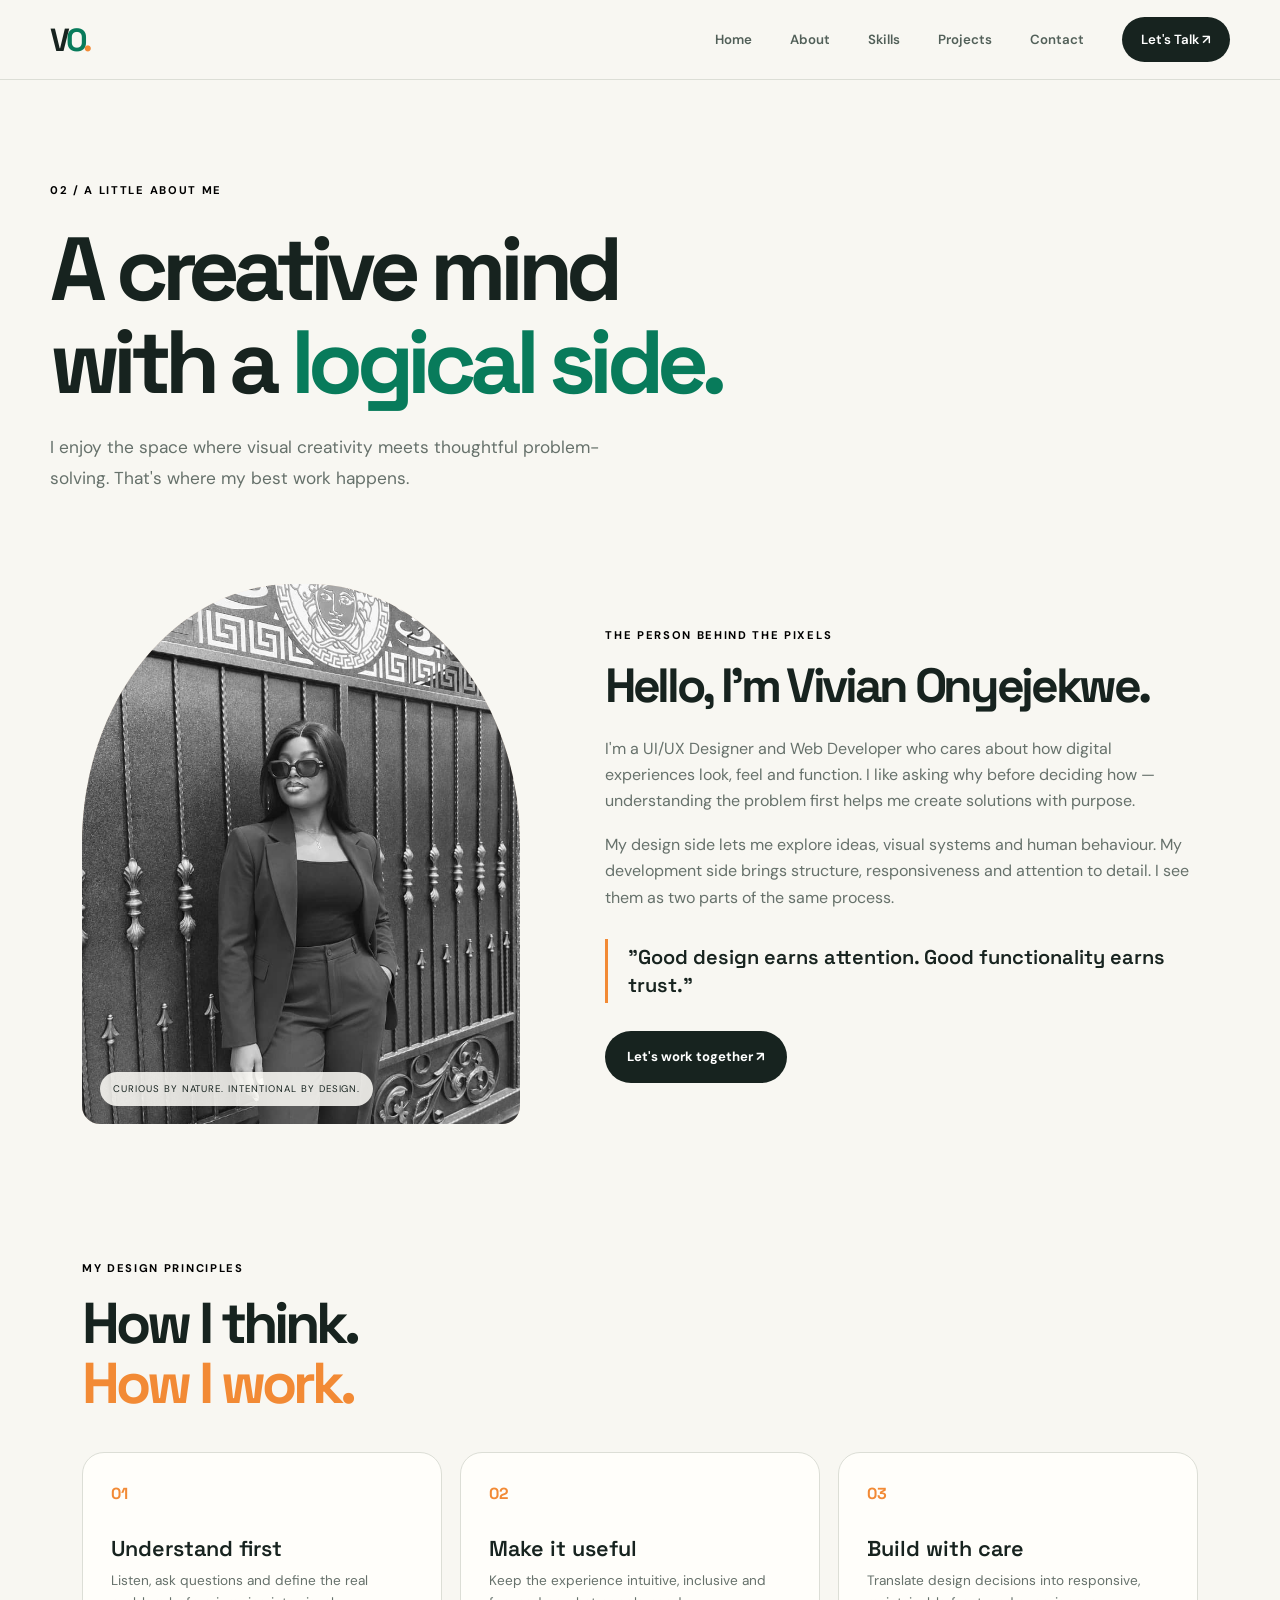
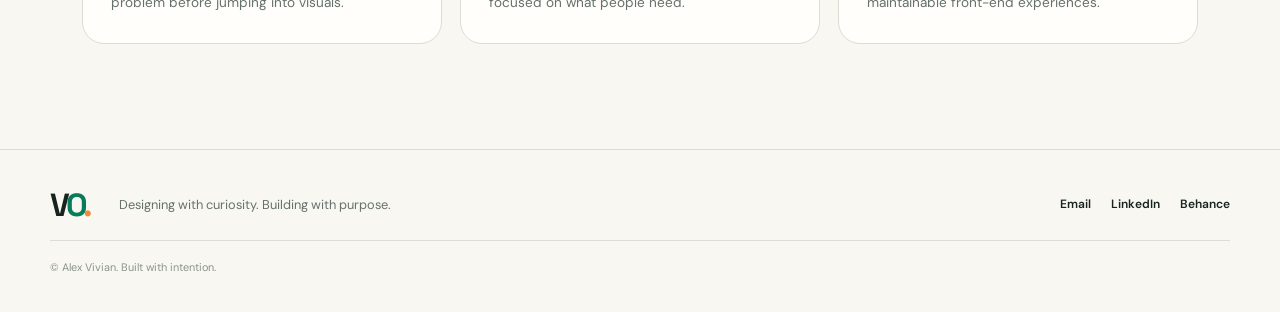
<file: about.html>
<!DOCTYPE html>
<html lang="en">

<head>
    <meta charset="UTF-8">
    <meta name="viewport" content="width=device-width, initial-scale=1.0">
    <title>Document</title>
    <link rel="stylesheet" href="/style.css">

    <link rel="preconnect" href="https://fonts.googleapis.com">
    <link
        href="https://fonts.googleapis.com/css2?family=DM+Sans:wght@400;500;600;700&family=Space+Grotesk:wght@400;500;600;700&display=swap"
        rel="stylesheet">
</head>

<body>

      <header class="site-header">

    <a href="index.html" class="logo">V<span>O</span><i>.</i></a>

    <!-- Mobile menu checkbox -->
    <input type="checkbox" id="menu-toggle">

    <!-- Hamburger icon -->
    <label for="menu-toggle" class="menu-toggle">
        <span></span>
        <span></span>
        <span></span>
    </label>

    <!-- Navigation links -->
    <nav class="nav-links">
        <a href="index.html">Home</a>
        <a href="about.html">About</a>
        <a href="skills.html">Skills</a>
        <a href="projects.html">Projects</a>
        <a href="contact.html">Contact</a>
        <a href="contact.html" class="nav-cta">Let's Talk ↗</a>
    </nav>

</header>

    <main class="page-wrap inner-page">

        <section class="inner-hero reveal">
            <p class="eyebrow">02 / A LITTLE ABOUT ME</p>

            <h1>
                A creative mind<br>
                with a <span class="highlight-green">logical side.</span>
            </h1>

            <p class="inner-lead">
                I enjoy the space where visual creativity meets thoughtful
                problem-solving. That's where my best work happens.
            </p>
        </section>

        <section class="about-layout section-space">

            <div class="about-photo reveal">
                <img src="/images/WhatsApp Image 2026-10-30 at 14.13.29.jpeg" alt="Alex Vivian">
                <span class="photo-caption">
                    CURIOUS BY NATURE. INTENTIONAL BY DESIGN.
                </span>
            </div>

            <div class="about-copy reveal">
                <p class="eyebrow">THE PERSON BEHIND THE PIXELS</p>

                <h2>Hello, I'm Vivian Onyejekwe.</h2>

                <p>
                    I'm a UI/UX Designer and Web Developer who cares about
                    how digital experiences look, feel and function.
                    I like asking why before deciding how — understanding
                    the problem first helps me create solutions with purpose.
                </p>

                <p>
                    My design side lets me explore ideas, visual systems
                    and human behaviour. My development side brings
                    structure, responsiveness and attention to detail.
                    I see them as two parts of the same process.
                </p>

                <blockquote>
                    "Good design earns attention. Good functionality earns trust."
                </blockquote>

                <a href="contact.html" class="button button-dark">
                    Let's work together ↗
                </a>
            </div>

        </section>

        <section class="values-section section-space">

            <div class="section-heading reveal">
                <div>
                    <p class="eyebrow">MY DESIGN PRINCIPLES</p>
                    <h2>
                        How I think.<br>
                        <span class="highlight-orange">How I work.</span>
                    </h2>
                </div>
            </div>

            <div class="values-grid">

                <article class="value-card reveal">
                    <span>01</span>
                    <h3>Understand first</h3>
                    <p>
                        Listen, ask questions and define the real problem
                        before jumping into visuals.
                    </p>
                </article>

                <article class="value-card reveal">
                    <span>02</span>
                    <h3>Make it useful</h3>
                    <p>
                        Keep the experience intuitive, inclusive and
                        focused on what people need.
                    </p>
                </article>

                <article class="value-card reveal">
                    <span>03</span>
                    <h3>Build with care</h3>
                    <p>
                        Translate design decisions into responsive,
                        maintainable front-end experiences.
                    </p>
                </article>

            </div>
        </section>

    </main>

    <footer class="site-footer">
        <a href="index.html" class="logo">V<span>O</span><i>.</i></a>
        <p>Designing with curiosity. Building with purpose.</p>

        <div class="footer-links">
            <a href="mailto:vivianchris156@gmail.com">Email</a>
            <a href="#">LinkedIn</a>
            <a href="#">Behance</a>
        </div>

        <small>© <span class="year"></span> Alex Vivian. Built with intention.</small>
    </footer>

</body>

</html>
</file>
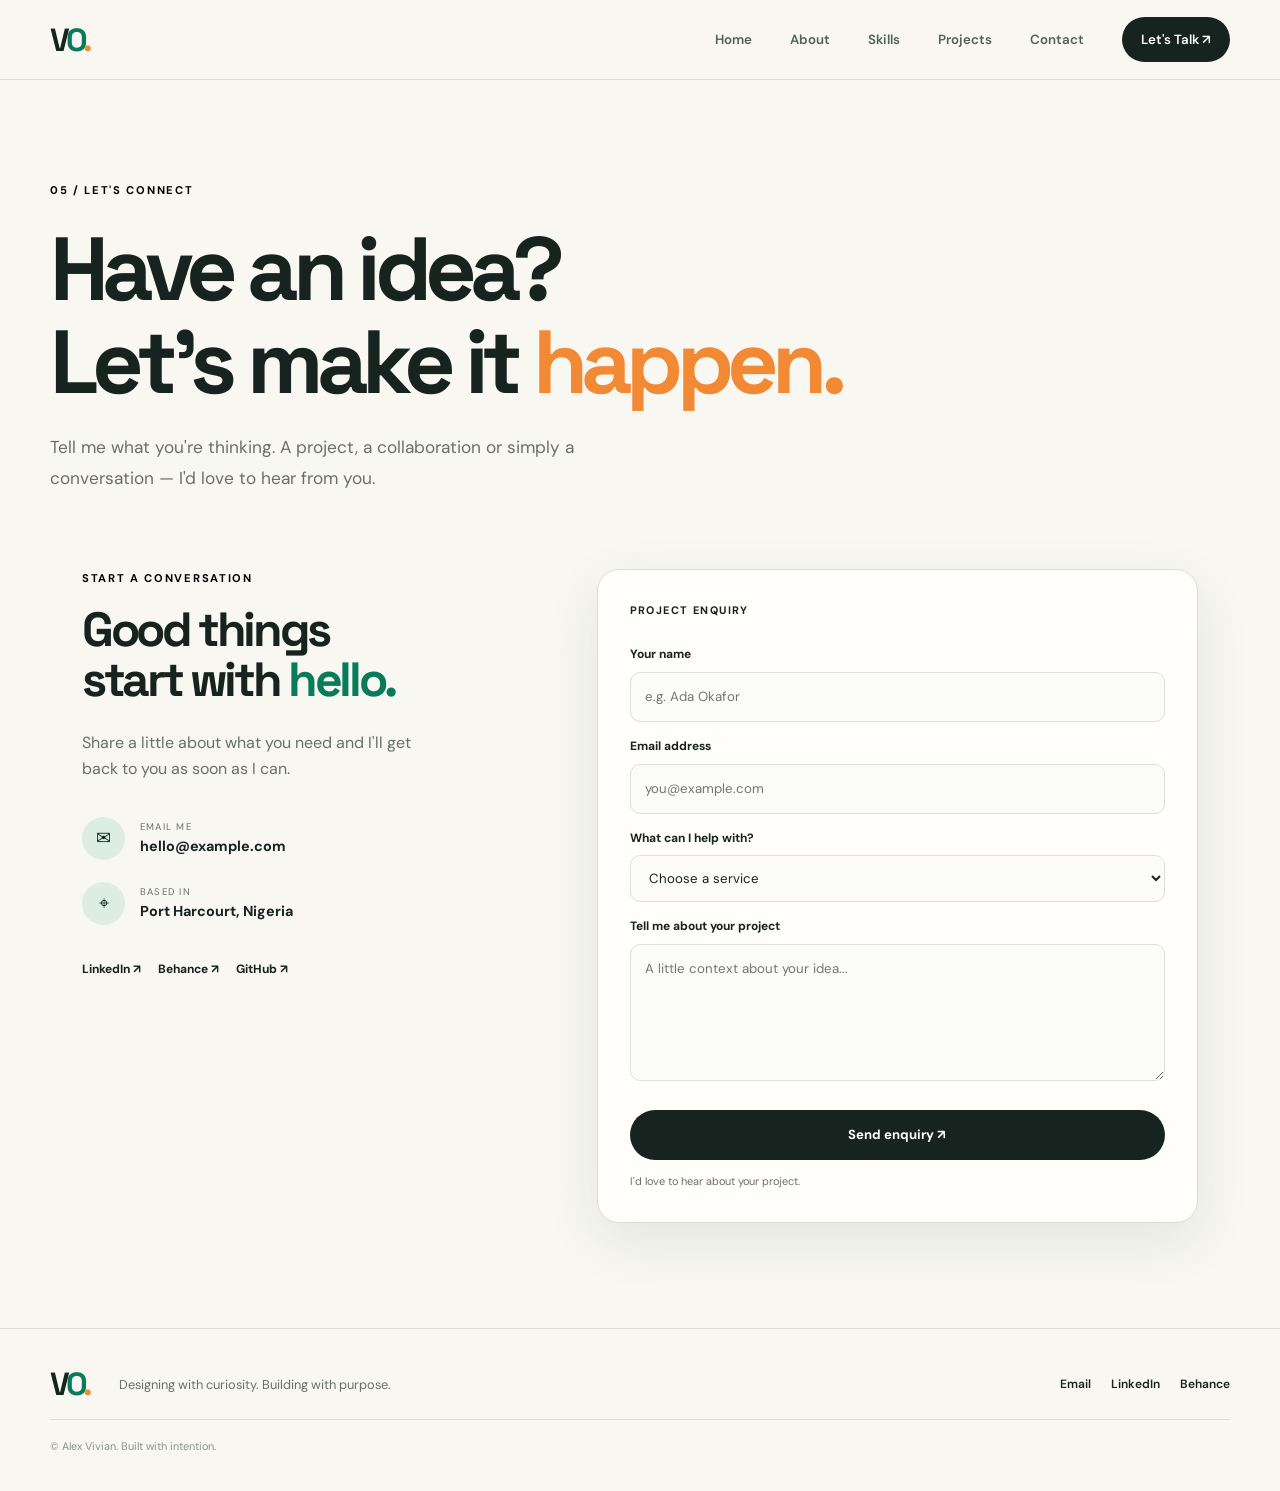
<file: contact.html>
<!DOCTYPE html>
<html lang="en">

<head>
    <meta charset="UTF-8">
    <meta name="viewport" content="width=device-width, initial-scale=1.0">
    <title>Document</title>
    <link rel="stylesheet" href="/style.css">
    <link rel="preconnect" href="https://fonts.googleapis.com">
    <link
        href="https://fonts.googleapis.com/css2?family=DM+Sans:wght@400;500;600;700&family=Space+Grotesk:wght@400;500;600;700&display=swap"
        rel="stylesheet">
</head>

<body>

    <header class="site-header">

    <a href="index.html" class="logo">V<span>O</span><i>.</i></a>

    <!-- Mobile menu checkbox -->
    <input type="checkbox" id="menu-toggle">

    <!-- Hamburger icon -->
    <label for="menu-toggle" class="menu-toggle">
        <span></span>
        <span></span>
        <span></span>
    </label>

    <!-- Navigation links -->
    <nav class="nav-links">
        <a href="index.html">Home</a>
        <a href="about.html">About</a>
        <a href="skills.html">Skills</a>
        <a href="projects.html">Projects</a>
        <a href="contact.html">Contact</a>
        <a href="contact.html" class="nav-cta">Let's Talk ↗</a>
    </nav>

</header>

    <main class="page-wrap inner-page">

        <section class="inner-hero reveal">
            <p class="eyebrow">05 / LET'S CONNECT</p>

            <h1>
                Have an idea?<br>
                Let's make it <span class="highlight-orange">happen.</span>
            </h1>

            <p class="inner-lead">
                Tell me what you're thinking. A project, a collaboration
                or simply a conversation — I'd love to hear from you.
            </p>
        </section>

        <section class="contact-layout section-space">

            <!-- CONTACT DETAILS -->
            <div class="contact-details reveal">

                <p class="eyebrow">START A CONVERSATION</p>

                <h2>
                    Good things<br>
                    start with <em>hello.</em>
                </h2>

                <p>
                    Share a little about what you need and I'll get back
                    to you as soon as I can.
                </p>

                <a href="mailto:vivianchris156@gmail.com" class="contact-detail">
                    <span>✉</span>
                    <div>
                        <small>EMAIL ME</small>
                        <strong>hello@example.com</strong>
                    </div>
                </a>

                <div class="contact-detail">
                    <span>⌖</span>
                    <div>
                        <small>BASED IN</small>
                        <strong>Port Harcourt, Nigeria</strong>
                    </div>
                </div>

                <div class="social-row">
                    <a href="#">LinkedIn ↗</a>
                    <a href="#">Behance ↗</a>
                    <a href="#">GitHub ↗</a>
                </div>

            </div>

            <!-- CONTACT FORM -->
            <form class="contact-form" id="contact-form">

                <div class="form-heading">
                    <span>PROJECT ENQUIRY</span>
                    <span></span>
                </div>

                <label for="name">Your name</label>
                <input type="text" id="name" name="name" placeholder="e.g. Ada Okafor" required>

                <label for="email">Email address</label>
                <input type="email" id="email" name="email" placeholder="you@example.com" required>

                <label for="service">What can I help with?</label>
                <select id="service" name="service" required>
                    <option value="">Choose a service</option>
                    <option>UI/UX Design</option>
                    <option>Website Development</option>
                    <option>Design and Development</option>
                    <option>Something else</option>
                </select>

                <label for="message">Tell me about your project</label>
                <textarea id="message" name="message" rows="5" placeholder="A little context about your idea..."
                    required></textarea>

                <button class="button button-dark submit-button" type="submit">
                    Send enquiry ↗
                </button>

                <p class="form-note" id="form-note" aria-live="polite">
                    I'd love to hear about your project.
                </p>

            </form>

        </section>

    </main>

    <footer class="site-footer">
        <a href="index.html" class="logo">V<span>O</span><i>.</i></a>
        <p>Designing with curiosity. Building with purpose.</p>

        <div class="footer-links">
            <a href="mailto:vivianchris156@gmail.com">Email</a>
            <a href="#">LinkedIn</a>
            <a href="#">Behance</a>
        </div>

        <small>© <span class="year"></span> Alex Vivian. Built with intention.</small>
    </footer>

</body>

</html>
</file>
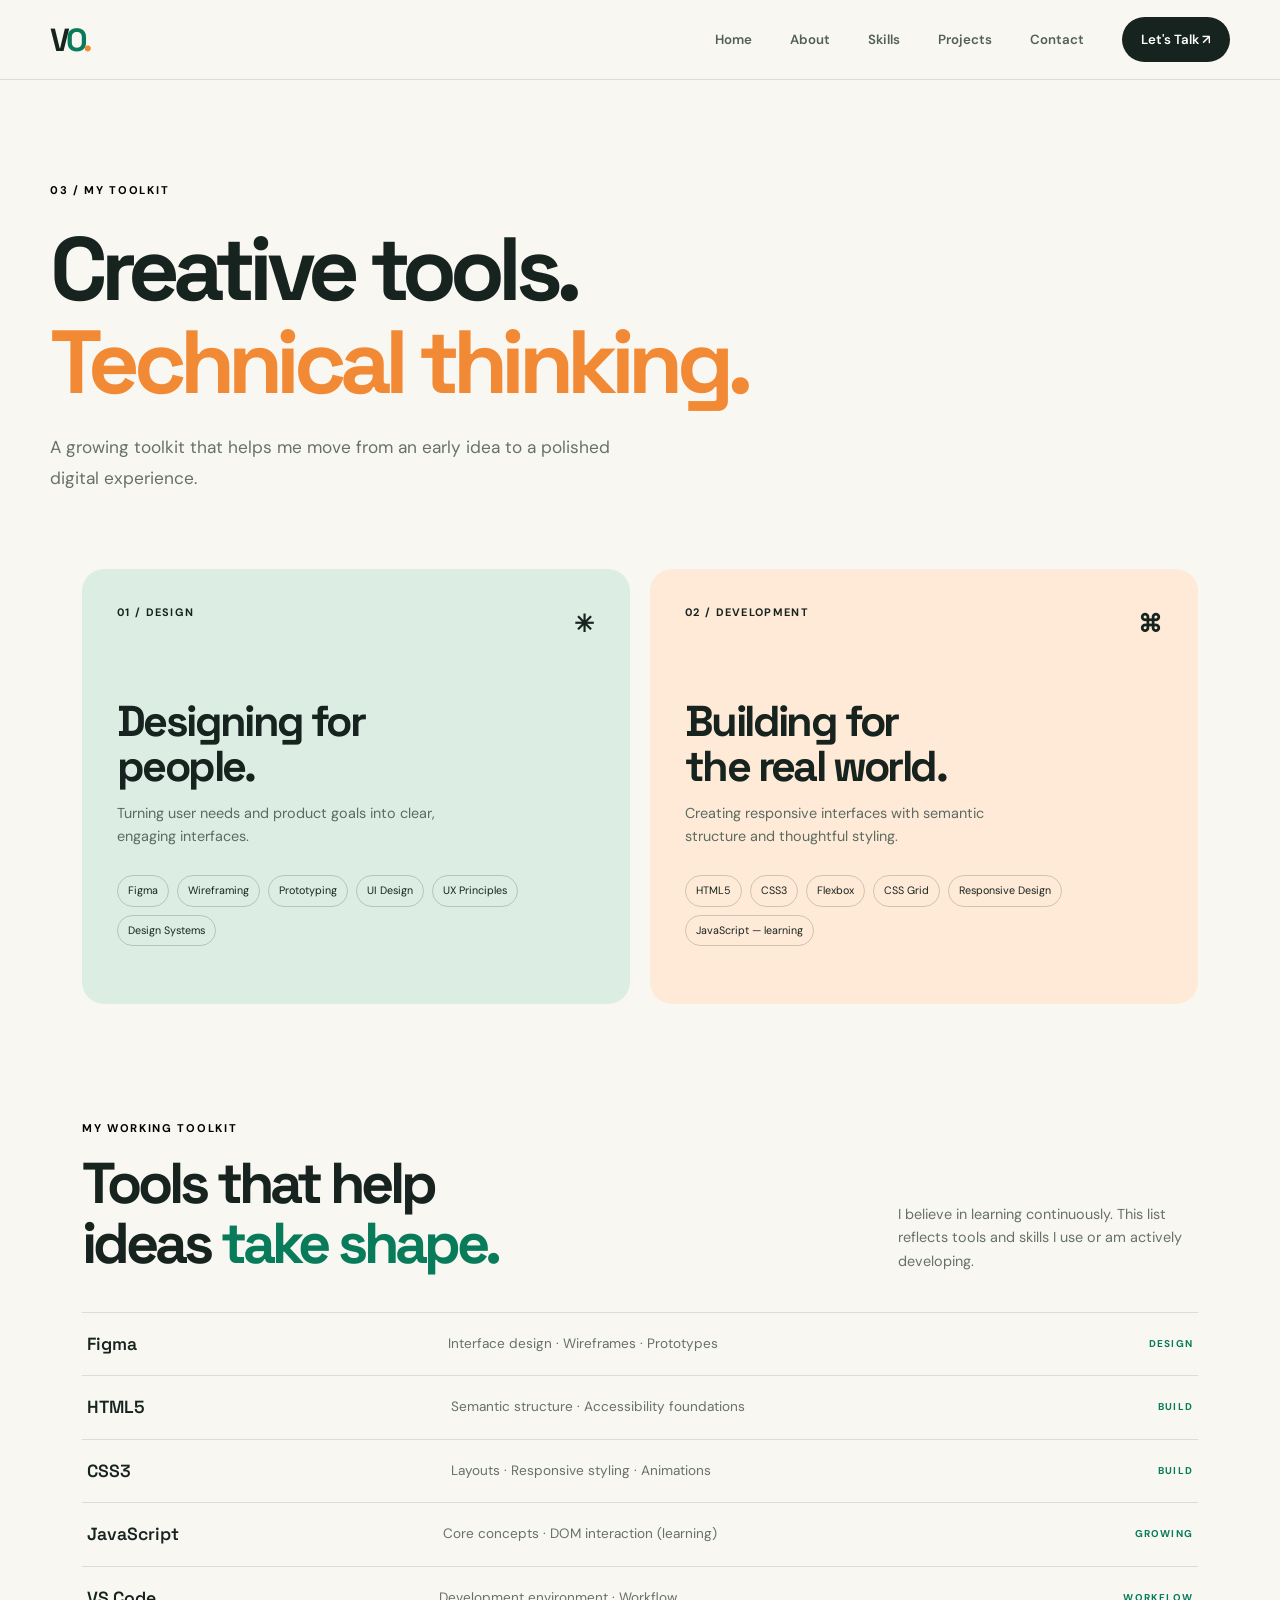
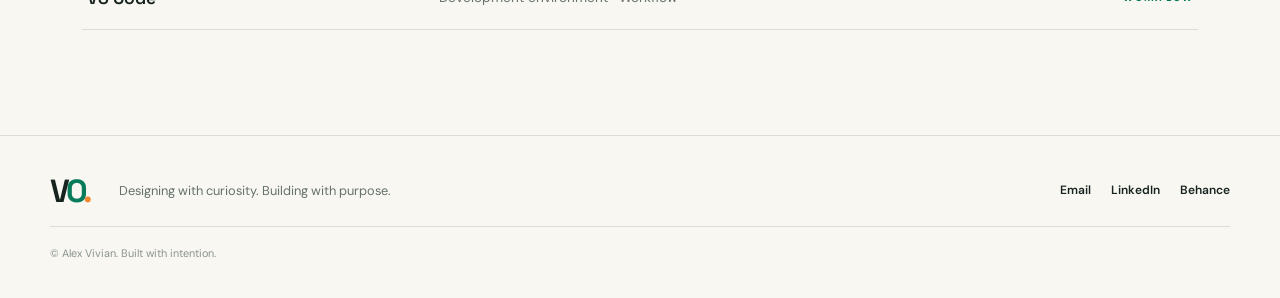
<file: skills.html>
<!DOCTYPE html>
<html lang="en">
<head>
    <meta charset="UTF-8">
    <meta name="viewport" content="width=device-width, initial-scale=1.0">
    <title>Document</title>
    <link rel="stylesheet" href="/style.css">

    <link rel="preconnect" href="https://fonts.googleapis.com">
  <link href="https://fonts.googleapis.com/css2?family=DM+Sans:wght@400;500;600;700&family=Space+Grotesk:wght@400;500;600;700&display=swap" rel="stylesheet">
</head>
<body>

  <header class="site-header">

    <a href="index.html" class="logo">V<span>O</span><i>.</i></a>

    <!-- Mobile menu checkbox -->
    <input type="checkbox" id="menu-toggle">

    <!-- Hamburger icon -->
    <label for="menu-toggle" class="menu-toggle">
        <span></span>
        <span></span>
        <span></span>
    </label>

    <!-- Navigation links -->
    <nav class="nav-links">
        <a href="index.html">Home</a>
        <a href="about.html">About</a>
        <a href="skills.html">Skills</a>
        <a href="projects.html">Projects</a>
        <a href="contact.html">Contact</a>
        <a href="contact.html" class="nav-cta">Let's Talk ↗</a>
    </nav>

</header>

  <main class="page-wrap inner-page">

    <section class="inner-hero reveal">
      <p class="eyebrow">03 / MY TOOLKIT</p>

      <h1>
        Creative tools.<br>
        <span class="highlight-orange">Technical thinking.</span>
      </h1>

      <p class="inner-lead">
        A growing toolkit that helps me move from an early
        idea to a polished digital experience.
      </p>
    </section>

    <section class="skills-layout section-space">

      <article class="skill-panel panel-green reveal">
        <div class="panel-top">
          <span>01 / DESIGN</span>
          <span>✳</span>
        </div>

        <h2>Designing for<br>people.</h2>

        <p>
          Turning user needs and product goals into clear,
          engaging interfaces.
        </p>

        <div class="skill-chips">
          <span>Figma</span>
          <span>Wireframing</span>
          <span>Prototyping</span>
          <span>UI Design</span>
          <span>UX Principles</span>
          <span>Design Systems</span>
        </div>
      </article>

      <article class="skill-panel panel-peach reveal">
        <div class="panel-top">
          <span>02 / DEVELOPMENT</span>
          <span>⌘</span>
        </div>

        <h2>Building for<br>the real world.</h2>

        <p>
          Creating responsive interfaces with semantic
          structure and thoughtful styling.
        </p>

        <div class="skill-chips">
          <span>HTML5</span>
          <span>CSS3</span>
          <span>Flexbox</span>
          <span>CSS Grid</span>
          <span>Responsive Design</span>
          <span>JavaScript — learning</span>
        </div>
      </article>

    </section>

    <section class="toolkit section-space">

      <div class="section-heading reveal">
        <div>
          <p class="eyebrow">MY WORKING TOOLKIT</p>
          <h2>
            Tools that help<br>
            ideas <span class="highlight-green">take shape.</span>
          </h2>
        </div>

        <p class="section-aside">
          I believe in learning continuously. This list reflects
          tools and skills I use or am actively developing.
        </p>
      </div>

      <div class="tool-list reveal">

        <div>
          <strong>Figma</strong>
          <span>Interface design · Wireframes · Prototypes</span>
          <b>DESIGN</b>
        </div>

        <div>
          <strong>HTML5</strong>
          <span>Semantic structure · Accessibility foundations</span>
          <b>BUILD</b>
        </div>

        <div>
          <strong>CSS3</strong>
          <span>Layouts · Responsive styling · Animations</span>
          <b>BUILD</b>
        </div>

        <div>
          <strong>JavaScript</strong>
          <span>Core concepts · DOM interaction (learning)</span>
          <b>GROWING</b>
        </div>

        <div>
          <strong>VS Code</strong>
          <span>Development environment · Workflow</span>
          <b>WORKFLOW</b>
        </div>

      </div>
    </section>

  </main>

  <footer class="site-footer">
    <a href="index.html" class="logo">V<span>O</span><i>.</i></a>
    <p>Designing with curiosity. Building with purpose.</p>

    <div class="footer-links">
      <a href="mailto:vivianchris156@gmail.com">Email</a>
      <a href="#">LinkedIn</a>
      <a href="#">Behance</a>
    </div>

    <small>© <span class="year"></span> Alex Vivian. Built with intention.</small>
  </footer>

</body>
</html>
</file>
<file: style.css>
/* =================================
   ALEX VIVIAN — PORTFOLIO DESIGN
================================= */

:root {
    --ink: #17231f;
    --muted: #66716b;
    --paper: #f8f7f2;
    --white: #fffefa;

    --green: #087b5b;
    --green-soft: #dceee3;

    --orange: #f28a35;
    --orange-soft: #ffead7;

    --lilac: #e8e2f5;

    --line: #dcded6;
    --shadow: 0 18px 55px rgba(37, 53, 43, 0.09);

    --display: "Space Grotesk", sans-serif;
    --body: "DM Sans", sans-serif;

    --radius: 22px;
    --max: 1180px;
}

/* RESET */

* {
    box-sizing: border-box;
    margin: 0;
    padding: 0;
}

html {
    scroll-behavior: smooth;
}

body {
    background: #f8f7f2;
    color: #17231f;
    font-family: "dm sans", sans-serif;
    line-height: 1.65;
    overflow-x: hidden;
    padding-top: 86px;
}

a {
    color: inherit;
    text-decoration: none;
}

button,
input,
textarea,
select {
    font: inherit;
}

img {
    display: block;
    max-width: 100%;
}

/* GENERAL LAYOUT */

.hero {
    width: min(100% - 64px, 1180px);
    margin-inline: auto;
}

.section-space {
    padding-block: 105px;
    padding-inline: max(32px, calc((100% - 1180px) / 2));
}

/* NAVIGATION */


/* NAVIGATION */

.site-header {
    width: 100%;
    height: 80px;
    padding: 0 max(32px, calc((100% - var(--max)) / 2));

    display: flex;
    align-items: center;
    justify-content: space-between;

    border-bottom: 1px solid #dcded6;

    position: fixed;
    top: 0;
    left: 0;
    z-index: 1000;

    background: rgba(248, 247, 242, 0.95);
    backdrop-filter: blur(12px);
}

.logo {
    font: 700 2rem "space grotesk", sans-serif;
    letter-spacing: -0.13em;
    color: #17231f;
}

.logo span {
    color: #087b5b;
}

.logo i {
    font-style: normal;
    color: var(--orange);
}

/* HIDE CHECKBOX */

#menu-toggle {
    display: none;
}

/* HERO SECTION */

.hero {
    min-height: 650px;

    display: grid;
    grid-template-columns: 1.08fr 0.92fr;
    align-items: center;
    gap: 50px;

    padding-block: 66px 78px;
}

.eyebrow {
    font-size: 0.7rem;
    letter-spacing: 0.15em;
    font-weight: 700;
    color: black;

    display: flex;
    align-items: center;
    gap: 9px;
}

.hero h1,
.inner-hero h1 {
    font: 700 clamp(3.1rem, 6vw, 5.6rem) / 1.03 var(--display);
    letter-spacing: -0.075em;
    margin: 24px 0;
}

.highlight {
    position: relative;
    white-space: nowrap;
}

.highlight-green {
    color: #087b5b;
}

.highlight-orange {
    color: #f28a35;
}

.hero-intro {
    max-width: 490px;
    color: #5d6962;
    font-size: 1.04rem;
    line-height: 1.8;
}

/* BUTTONS */

.button-row {
    display: flex;
    gap: 12px;
    flex-wrap: wrap;
    margin-top: 30px;
}

.button {
    display: inline-flex;
    align-items: center;
    justify-content: center;
    gap: 15px;

    padding: 14px 21px;
    border-radius: 30px;

    font-size: 0.82rem;
    font-weight: 700;

    border: 1px solid transparent;
    transition: 0.25s;
}

.button-dark {
    background: #17231f;
    color: white;
}

.button-dark:hover {
    background: #087b5b;
    transform: translateY(-2px);
}

.button-outline {
    border-color: #aab4ac;
    color: var(--ink);
    background: transparent;
}

.button-outline:hover {
    background: #dceee3;
    border-color: #087b5b;
}

/* HERO DECORATION */

.hero-art {
    height: 510px;
    position: relative;
    isolation: isolate;
}

.art-shape {
    position: absolute;
    z-index: -1;
    border-radius: 48% 52% 43% 57%;
}

.shape-peach {
    width: 290px;
    height: 370px;
    background: #ffdbbd;
    right: 8%;
    top: 3%;
    transform: rotate(13deg);
}

.shape-green {
    width: 280px;
    height: 320px;
    background: #cfe7d7;
    left: 4%;
    bottom: 0;
    transform: rotate(-15deg);
}

.portrait-frame {
    position: absolute;
    width: 72%;
    height: 91%;
    right: 10%;
    top: 4%;

    overflow: hidden;
    border-radius: 48% 48% 18px 18px;

    background: #e6d9cd;
    box-shadow: rgba(37, 53, 43, 0.09);
}

.portrait-frame img {
    width: 100%;
    height: 100%;
    object-fit: cover;
    object-position: center 25%;
}

.floating-note {
    position: absolute;

    background: rgba(255, 254, 250, 0.78);
    backdrop-filter: blur(14px);

    border: 1px solid rgba(255, 255, 255, 0.8);
    box-shadow: rgba(37, 53, 43, 0.09);

    border-radius: 15px;
    padding: 15px 17px;

    display: flex;
    align-items: center;
    gap: 12px;

    font-size: 0.65rem;
    font-weight: 700;
    letter-spacing: 0.07em;
}

.note-top {
    top: 15%;
    left: 0;
}

.note-icon {
    font-size: 1.5rem;
    color: var(--green);
}

.note-bottom {
    right: 0;
    bottom: 12%;
}

.note-bottom strong {
    font: 700 1.6rem "space grotesk", sans-serif;
}

.note-bottom small {
    color: #66716b;
    line-height: 1.4;
}

.scribble {
    position: absolute;
    right: 0;
    top: 0;
    color: #087b5b;
    font: 600 1.2rem "space grotesk", sans-serif;
    transform: rotate(9deg);
}

.hero-foot {
    display: flex;
    align-items: center;
    gap: 13px;
    margin-top: 58px;

    color: #8b958e;
    font-size: 0.62rem;
    letter-spacing: 0.13em;
}

.scroll-line {
    height: 1px;
    width: 52px;
    background: #b7c0b8;
}

/* INTRO STRIP */

.intro-strip {
    border-block: 1px solid #dcded6;
    padding: 34px max(32px, calc((100% - var(--max)) / 2));

    display: grid;
    grid-template-columns: 0.7fr 2fr 1fr;
    align-items: center;
    gap: 25px;
}

.intro-strip > p,
.card-number,
.project-tag {
    font-size: 0.67rem;
    font-weight: 700;
    letter-spacing: 0.14em;
    color: #66716b;
}

.intro-strip h2 {
    font: 600 clamp(1.3rem, 2.4vw, 2rem) / 1.25 var(--display);
    letter-spacing: -0.045em;
}

.intro-strip h2 em,
.closing-cta h2 em {
    color: var(--green);
    font-style: normal;
}

/* TEXT LINKS */

.text-link {
    display: inline-block;
    font-size: 0.78rem;
    font-weight: 700;
    border-bottom: 1px solid currentColor;
    padding-bottom: 4px;
    transition: color 0.2s;
}

.text-link:hover {
    color: var(--green);
}

/* SECTION HEADINGS */

.section-heading {
    display: flex;
    align-items: end;
    justify-content: space-between;
    gap: 30px;
    margin-bottom: 38px;
}

.section-heading h2 {
    font: 700 clamp(2.5rem, 4.5vw, 4.2rem) / 1.05 var(--display);
    letter-spacing: -0.07em;
    margin-top: 15px;
}

.section-aside {
    max-width: 300px;
    color: var(--muted);
    font-size: 0.9rem;
}

/* SERVICES */

.service-grid {
    display: grid;
    grid-template-columns: repeat(3, 1fr);
    gap: 18px;
}

.service-card {
    padding: 28px;
    border-radius: var(--radius);
    min-height: 320px;

    display: flex;
    flex-direction: column;
    align-items: flex-start;

    transition: transform 0.3s;
}

.service-card:hover,
.value-card:hover {
    transform: translateY(-6px);
}

.service-peach {
    background: var(--orange-soft);
}

.service-green {
    background: var(--green-soft);
}

.service-lilac {
    background: var(--lilac);
}

.service-icon {
    font-size: 2rem;
    margin: 32px 0 13px;
    color: var(--green);
}

.service-card h3 {
    font: 600 1.7rem / 1.12 var(--display);
    letter-spacing: -0.05em;
}

.service-card p {
    font-size: 0.84rem;
    color: #5f6b64;
    margin: 14px 0 20px;
    max-width: 270px;
}

.service-card .text-link {
    margin-top: auto;
}

/* PROJECT PREVIEW */

.project-preview {
    display: grid;
    grid-template-columns: 1.3fr 0.7fr;

    background: var(--white);
    border: 1px solid var(--line);
    border-radius: var(--radius);

    overflow: hidden;
    box-shadow: var(--shadow);
}

.project-image {
    min-height: 390px;
    background: var(--green-soft);
}

.project-image img {
    width: 100%;
    height: 100%;
    object-fit: cover;
}

.project-info {
    padding: 42px;

    display: flex;
    flex-direction: column;
    align-items: flex-start;
    justify-content: center;
}

.project-info h3 {
    font: 700 2.5rem var(--display);
    letter-spacing: -0.06em;
    margin: 10px 0;
}

.project-info p {
    color: var(--muted);
    font-size: 0.9rem;
    margin-bottom: 22px;
}

.tag-row,
.skill-chips {
    display: flex;
    gap: 8px;
    flex-wrap: wrap;
    margin-bottom: 23px;
}

.tag-row span,
.skill-chips span {
    font-size: 0.67rem;
    border: 1px solid #d8ded7;
    border-radius: 30px;
    padding: 6px 10px;
    color: #59665e;
}

/* CLOSING CTA */

.closing-cta {
    background: var(--green-soft);
    border-radius: var(--radius);
    padding: 48px 55px;

    display: flex;
    align-items: center;
    justify-content: space-between;

    position: relative;
    overflow: hidden;

    margin-bottom: 100px;
}

.closing-cta h2 {
    font: 700 clamp(2.7rem, 5vw, 4.4rem) / 1.02 var(--display);
    letter-spacing: -0.07em;
    margin-top: 12px;
}

.round-link {
    width: 66px;
    height: 66px;
    border-radius: 50%;

    background: var(--ink);
    color: white;

    display: grid;
    place-items: center;

    font-size: 1.7rem;
    z-index: 1;
    transition: transform 0.2s;
}

.round-link:hover {
    transform: rotate(45deg);
}

.cta-decoration {
    position: absolute;
    right: 150px;
    bottom: 17px;

    font-size: 0.6rem;
    letter-spacing: 0.16em;
    color: #759481;
}

/* FOOTER */

.site-footer {
    border-top: 1px solid var(--line);
    padding: 35px max(32px, calc((100% - var(--max)) / 2));

    display: grid;
    grid-template-columns: auto 1fr auto;
    gap: 15px 30px;
    align-items: center;
}

.site-footer > p {
    font-size: 0.8rem;
    color: var(--muted);
}

.footer-links {
    display: flex;
    gap: 20px;
    font-size: 0.75rem;
    font-weight: 600;
}

.site-footer small {
    grid-column: 1 / -1;
    border-top: 1px solid var(--line);
    padding-top: 18px;
    color: #89938c;
    font-size: 0.68rem;
}

/* INNER PAGE HEADINGS */

.inner-page {
    width: 100%;
    padding: 60px max(32px, calc((100% - var(--max)) / 2)) 0;
}

.inner-hero {
    max-width: 850px;
    padding: 35px 0 65px;
}

.inner-hero h1 {
    font-size: clamp(3.4rem, 7vw, 6.4rem);
}

.inner-lead {
    max-width: 600px;
    font-size: 1.08rem;
    color: var(--muted);
    line-height: 1.8;
}

/* ABOUT PAGE */

.about-layout {
    display: grid;
    grid-template-columns: 0.85fr 1.15fr;
    gap: 85px;
    align-items: center;
    padding-top: 25px;
}

.about-photo {
    height: 540px;
    position: relative;
    background: var(--orange-soft);
    border-radius: 48% 48% 18px 18px;
    overflow: hidden;
}

.about-photo img {
    width: 100%;
    height: 100%;
    object-fit: cover;
    object-position: center 25%;
}

.photo-caption {
    position: absolute;
    bottom: 18px;
    left: 18px;

    background: rgba(255, 254, 250, 0.85);
    padding: 9px 13px;
    border-radius: 20px;

    font-size: 0.6rem;
    letter-spacing: 0.1em;
}

.about-copy h2,
.contact-details h2 {
    font: 700 3rem / 1.05 var(--display);
    letter-spacing: -0.07em;
    margin: 17px 0 24px;
}

.about-copy > p:not(.eyebrow),
.contact-details > p:not(.eyebrow) {
    color: var(--muted);
    margin-bottom: 17px;
}

blockquote {
    font: 600 1.25rem / 1.4 var(--display);
    border-left: 3px solid var(--orange);
    padding: 4px 0 4px 20px;
    margin: 28px 0;
}

/* VALUES */

.values-section {
    padding-top: 30px;
}

.values-grid {
    display: grid;
    grid-template-columns: repeat(3, 1fr);
    gap: 18px;
}

.value-card {
    padding: 28px;
    border: 1px solid var(--line);
    border-radius: var(--radius);
    background: var(--white);
    transition: transform 0.25s;
}

.value-card > span {
    font: 700 1rem var(--display);
    color: var(--orange);
}

.value-card h3 {
    font: 600 1.35rem var(--display);
    margin: 28px 0 8px;
}

.value-card p {
    font-size: 0.85rem;
    color: var(--muted);
}

/* SKILLS PAGE */

.skills-layout {
    display: grid;
    grid-template-columns: 1fr 1fr;
    gap: 20px;
    padding-top: 10px;
}

.skill-panel {
    padding: 35px;
    border-radius: var(--radius);
    min-height: 380px;
}

.panel-green {
    background: var(--green-soft);
}

.panel-peach {
    background: var(--orange-soft);
}

.panel-top {
    display: flex;
    justify-content: space-between;
    font-size: 0.68rem;
    font-weight: 700;
    letter-spacing: 0.12em;
}

.panel-top span:last-child {
    font-size: 1.5rem;
}

.skill-panel h2 {
    font: 700 2.7rem / 1.05 var(--display);
    letter-spacing: -0.06em;
    margin: 55px 0 12px;
}

.skill-panel > p {
    max-width: 340px;
    color: #5c6b62;
    font-size: 0.9rem;
    margin-bottom: 26px;
}

.skill-chips span {
    border-color: rgba(23, 35, 31, 0.2);
    color: var(--ink);
}

.toolkit {
    padding-top: 10px;
}

.tool-list {
    border-top: 1px solid var(--line);
}

.tool-list > div {
    display: grid;
    grid-template-columns: 1fr 2fr auto;
    align-items: center;
    gap: 20px;

    padding: 20px 5px;
    border-bottom: 1px solid var(--line);
}

.tool-list strong {
    font: 600 1.1rem var(--display);
}

.tool-list span {
    font-size: 0.85rem;
    color: var(--muted);
}

.tool-list b {
    font-size: 0.62rem;
    letter-spacing: 0.12em;
    color: var(--green);
}

/* PROJECT CAROUSEL */

.carousel-section {
    padding-top: 20px;
}

.carousel-top {
    display: flex;
    justify-content: space-between;
    align-items: center;
    margin-bottom: 20px;
}

.carousel-controls {
    display: flex;
    gap: 8px;
}

.carousel-btn {
    width: 43px;
    height: 43px;

    border: 1px solid #b9c2ba;
    border-radius: 50%;

    background: transparent;
    font-size: 1.2rem;
    cursor: pointer;
    transition: 0.2s;
}

.carousel-btn:hover {
    background: var(--ink);
    color: white;
}

.project-carousel {
    display: grid;
    grid-auto-columns: calc((100% - 36px) / 3);
    grid-auto-flow: column;
    gap: 18px;

    overflow-x: auto;
    scroll-snap-type: x mandatory;
    scroll-behavior: smooth;

    padding: 5px 2px 20px;
    scrollbar-width: none;
}

.project-carousel::-webkit-scrollbar {
    display: none;
}

.carousel-card {
    scroll-snap-align: start;

    background: var(--white);
    border: 1px solid var(--line);
    border-radius: var(--radius);

    padding: 13px;
    box-shadow: var(--shadow);
}

.carousel-image {
    height: 210px;
    border-radius: 14px;
    overflow: hidden;
    background: var(--lilac);
}

.carousel-image img {
    width: 100%;
    height: 100%;
    object-fit: cover;
    transition: transform 0.5s;
}

.carousel-card:hover .carousel-image img {
    transform: scale(1.05);
}

.carousel-meta {
    display: flex;
    justify-content: space-between;

    font-size: 0.62rem;
    letter-spacing: 0.1em;
    color: var(--muted);

    margin: 19px 3px 5px;
}

.carousel-card h2 {
    font: 700 1.8rem var(--display);
    letter-spacing: -0.05em;
    margin: 4px 3px;
}

.carousel-card > p {
    font-size: 0.82rem;
    color: var(--muted);
    margin: 0 3px 15px;
    min-height: 66px;
}

.carousel-card .tag-row {
    margin: 0 3px 17px;
}

.carousel-card .text-link {
    margin: 0 3px 12px;
}

.carousel-progress {
    height: 3px;
    background: #e1e4de;
    border-radius: 5px;
    margin-top: 10px;
    overflow: hidden;
}

.carousel-progress-bar {
    display: block;
    height: 100%;
    width: 33.33%;
    background: var(--green);
    transition: width 0.2s;
}

.carousel-hint {
    font-size: 0.7rem;
    color: var(--muted);
    text-align: right;
    margin-top: 10px;
}

/* CONTACT PAGE */

.contact-layout {
    display: grid;
    grid-template-columns: 0.85fr 1.15fr;
    gap: 70px;
    padding-top: 10px;
}

.contact-details h2 em {
    color: var(--green);
    font-style: normal;
}

.contact-details > p:not(.eyebrow) {
    max-width: 360px;
    margin-bottom: 35px;
}

.contact-detail {
    display: flex;
    gap: 15px;
    align-items: center;
    margin: 22px 0;
}

.contact-detail > span {
    width: 43px;
    height: 43px;
    border-radius: 50%;

    display: grid;
    place-items: center;

    background: var(--green-soft);
    font-size: 1.1rem;
}

.contact-detail div {
    display: grid;
}

.contact-detail small {
    font-size: 0.6rem;
    letter-spacing: 0.13em;
    color: var(--muted);
}

.contact-detail strong {
    font-size: 0.9rem;
}

.social-row {
    display: flex;
    gap: 17px;
    margin-top: 35px;
    font-size: 0.75rem;
    font-weight: 700;
}

/* CONTACT FORM */

.contact-form {
    background: var(--white);
    border: 1px solid var(--line);
    border-radius: var(--radius);
    padding: 32px;
    box-shadow: var(--shadow);
}

.form-heading {
    display: flex;
    justify-content: space-between;

    font-size: 0.68rem;
    letter-spacing: 0.13em;
    font-weight: 700;
    margin-bottom: 25px;
}

.form-heading span:last-child {
    color: var(--orange);
    font-size: 1.3rem;
}

.contact-form label {
    display: block;
    font-size: 0.75rem;
    font-weight: 700;
    margin: 15px 0 7px;
}

.contact-form input,
.contact-form textarea,
.contact-form select {
    width: 100%;

    border: 1px solid #dce1da;
    background: #fbfbf7;
    border-radius: 10px;

    padding: 13px 14px;
    color: var(--ink);

    outline: none;
    font-size: 0.83rem;
    transition: border 0.2s;
}

.contact-form input:focus,
.contact-form textarea:focus,
.contact-form select:focus {
    border-color: var(--green);
}

.contact-form textarea {
    resize: vertical;
    min-height: 125px;
}

.submit-button {
    margin-top: 20px;
    border: 0;
    cursor: pointer;
    width: 100%;
}

.form-note {
    font-size: 0.68rem;
    color: var(--muted);
    margin-top: 13px;
}

/* ANIMATIONS */

.reveal {
    opacity: 1;
    transform: translateY(0);
    transition: opacity 0.7s ease, transform 0.7s ease;
}

/* TABLET RESPONSIVENESS */

@media (max-width: 900px) {

    .hero {
        gap: 20px;
        min-height: 580px;
    }

    .hero-art {
        height: 430px;
    }

    .hero h1 {
        font-size: clamp(2.8rem, 6vw, 4.5rem);
    }

    .intro-strip {
        grid-template-columns: 1fr 2fr;
    }

    .intro-strip .text-link {
        grid-column: 2;
    }

    .about-layout,
    .contact-layout {
        gap: 40px;
    }

    .project-carousel {
        grid-auto-columns: calc((100% - 18px) / 2);
    }
}

/* MOBILE RESPONSIVENESS */

@media (max-width: 700px) {

    .site-header {
        height: 72px;
        padding: 0 20px;
    }

    .hero {
        width: calc(100% - 40px);
        grid-template-columns: 1fr;
        padding-block: 52px 45px;
        gap: 30px;
    }

    .section-space {
        padding-block: 70px;
        padding-inline: 20px;
    }

    .intro-strip {
        padding: 25px 20px;
        grid-template-columns: 1fr;
        gap: 13px;
    }

    .intro-strip .text-link {
        grid-column: auto;
    }


    .site-header {
        height: 72px;
        padding: 0 20px;
    }

    .menu-toggle {
        display: flex;
        flex-direction: column;
        gap: 5px;
        padding: 10px;
        cursor: pointer;
    }

    .menu-toggle span {
        width: 23px;
        height: 2px;
        background: #f28a35;
        transition: 0.3s;
    }

    .nav-links {
        display: none;
        position: absolute;
        top: 72px;
        right: 20px;
        width: 220px;

        background: var(--paper);
        padding: 22px;
        border: 1px solid var(--line);
        border-radius: 12px;
        box-shadow: var(--shadow);

        flex-direction: column;
        align-items: stretch;
        gap: 15px;
    }

    /* SHOW MENU WHEN CHECKED */

    #menu-toggle:checked ~ .nav-links {
        display: flex;
    }

    .nav-links {
        display: none;
        position: absolute;
        top: 45px;
        right: 0;
        width: 220px;
        background: var(--paper);
        padding: 22px;
        border: 1px solid var(--line);
        border-radius: 12px;
        box-shadow: var(--shadow);
        flex-direction: column;
        align-items: stretch;
        gap: 15px;
        z-index: 1001;
    }

    .mobile-menu[open] .nav-links {
        display: flex;
    }

    .hero h1 {
        font-size: clamp(3rem, 12vw, 4.6rem);
    }

    .hero-art {
        height: 390px;
        width: min(100%, 480px);
        margin: auto;
    }

    .portrait-frame {
        width: 75%;
        right: 10%;
    }

    .shape-peach {
        width: 230px;
        height: 300px;
    }

    .shape-green {
        width: 220px;
        height: 250px;
    }

    .hero-foot {
        margin-top: 38px;
    }

    .section-heading {
        align-items: flex-start;
        flex-direction: column;
    }

    .section-heading h2 {
        font-size: clamp(2.5rem, 10vw, 3.5rem);
    }

    .service-grid,
    .values-grid {
        grid-template-columns: 1fr;
    }

    .service-card {
        min-height: 270px;
    }

    .project-preview {
        grid-template-columns: 1fr;
    }

    .project-image {
        min-height: 250px;
    }

    .project-info {
        padding: 27px;
    }

    .closing-cta {
        padding: 32px 25px;
        margin-bottom: 65px;
    }

    .round-link {
        width: 54px;
        height: 54px;
    }

    .cta-decoration {
        display: none;
    }

    .site-footer {
        padding: 30px 20px;
        grid-template-columns: auto 1fr;
    }

    .site-footer > p {
        grid-column: 1 / -1;
        grid-row: 2;
    }

    .footer-links {
        grid-column: 1 / -1;
        grid-row: 3;
    }

    .site-footer small {
        grid-row: 4;
    }

    .inner-page {
        padding: 35px 20px 0;
    }

    .inner-hero {
        padding: 25px 0 35px;
    }

    .inner-hero h1 {
        font-size: clamp(3rem, 12vw, 4.7rem);
    }

    .about-layout,
    .skills-layout,
    .contact-layout {
        grid-template-columns: 1fr;
        gap: 35px;
    }

    .about-photo {
        height: 420px;
        width: min(100%, 430px);
        margin: auto;
    }

    .skill-panel {
        min-height: 340px;
        padding: 27px;
    }

    .skill-panel h2 {
        margin-top: 40px;
    }

    .tool-list > div {
        grid-template-columns: 1fr auto;
        gap: 5px 15px;
    }

    .tool-list > div span {
        grid-column: 1 / -1;
        grid-row: 2;
    }

    .tool-list b {
        grid-column: 2;
        grid-row: 1;
    }

    .project-carousel {
        grid-auto-columns: 85%;
    }

    .carousel-image {
        height: 190px;
    }

    .contact-form {
        padding: 24px;
    }
}

/* DESKTOP NAVIGATION */

@media (min-width: 701px) {

   .nav-links {
    display: flex;
    align-items: center;
    gap: clamp(18px, 3vw, 38px);
    font-size: 0.83rem;
    font-weight: 600;
}

.nav-links > a:not(.nav-cta) {
    position: relative;
    padding: 8px 0;
    color: #526059;
}

.nav-links > a:not(.nav-cta)::after {
    content: "";
    position: absolute;
    left: 0;
    bottom: 2px;
    width: 0;
    height: 2px;
    background: var(--green);
    transition: width 0.25s;
}

.nav-links > a:hover::after,
.nav-links > a.active::after {
    width: 100%;
}

.nav-links > a.active {
    color: var(--ink);
}

.nav-cta {
    background: var(--ink);
    color: white;
    padding: 12px 19px;
    border-radius: 30px;
    transition: 0.2s;
}

.nav-cta:hover {
    background: var(--green);
    transform: translateY(-2px);
}

/* HAMBURGER ICON - HIDDEN ON DESKTOP */

.menu-toggle {
    display: none;
    cursor: pointer;
}
}
</file>
